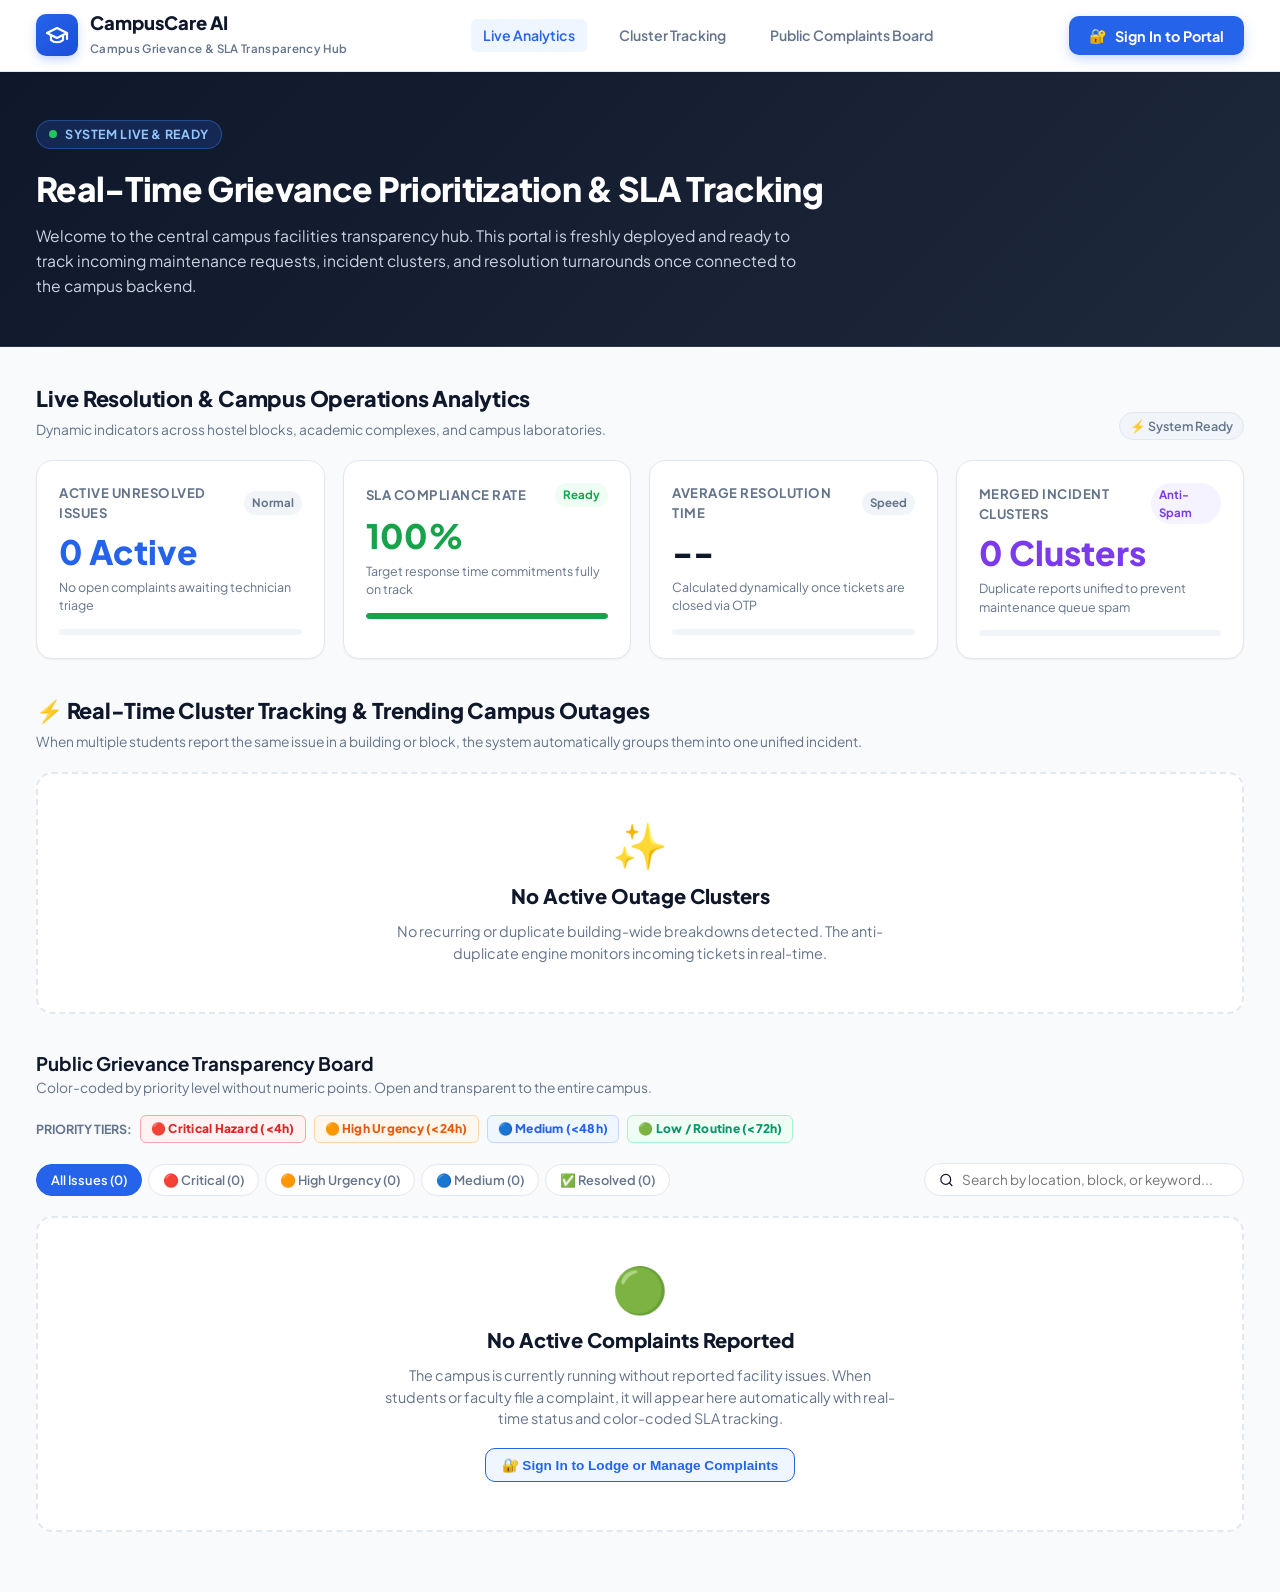
<file: frontend/index.html>
<!DOCTYPE html>
<html lang="en">
<head>
  <meta charset="UTF-8">
  <meta name="viewport" content="width=device-width, initial-scale=1.0">
  <title>CampusCare AI | Live Campus Grievance & SLA Transparency Hub</title>
  <link rel="stylesheet" href="style.css">
  <link rel="preconnect" href="https://fonts.googleapis.com">
  <link rel="preconnect" href="https://fonts.gstatic.com" crossorigin>
  <link href="https://fonts.googleapis.com/css2?family=Plus+Jakarta+Sans:wght@400;500;600;700;800&display=swap" rel="stylesheet">
</head>
<body>

  <!-- Top Navigation Bar -->
  <header class="public-nav">
    <div class="nav-brand">
      <div class="brand-icon">
        <svg width="24" height="24" viewBox="0 0 24 24" fill="none" stroke="currentColor" stroke-width="2.2" stroke-linecap="round" stroke-linejoin="round">
          <path d="M22 10v6M2 10l10-5 10 5-10 5z"/>
          <path d="M6 12v5c3 3 9 3 12 0v-5"/>
        </svg>
      </div>
      <div>
        <h1 class="brand-name">CampusCare AI</h1>
        <span class="brand-tagline">Campus Grievance & SLA Transparency Hub</span>
      </div>
    </div>

    <div class="nav-center-menu">
      <a href="#analyticsSection" class="nav-link active">Live Analytics</a>
      <a href="#clustersSection" class="nav-link">Cluster Tracking</a>
      <a href="#liveComplaintsSection" class="nav-link">Public Complaints Board</a>
    </div>

    <div class="nav-actions">
      <button type="button" class="btn-login-trigger" id="openLoginModalBtn">
        <span class="login-icon">🔐</span> Sign In to Portal
      </button>
    </div>
  </header>

  <!-- Hero & Live Transparency Announcement -->
  <section class="hero-strip">
    <div class="hero-content">
      <div class="status-live-pill">
        <span class="live-dot"></span> System Live & Ready
      </div>
      <h2>Real-Time Grievance Prioritization & SLA Tracking</h2>
      <p class="hero-text">
        Welcome to the central campus facilities transparency hub. This portal is freshly deployed and ready to track 
        incoming maintenance requests, incident clusters, and resolution turnarounds once connected to the campus backend.
      </p>
    </div>
  </section>

  <!-- =========================================================
       SECTION 1: CAMPUS ANALYTICS (KPIs)
       ========================================================= -->
  <section class="analytics-container" id="analyticsSection">
    <div class="section-heading">
      <div>
        <h3>Live Resolution & Campus Operations Analytics</h3>
        <p class="section-sub">Dynamic indicators across hostel blocks, academic complexes, and campus laboratories.</p>
      </div>
      <span class="last-sync" id="syncTime">⚡ System Ready</span>
    </div>

    <div class="kpi-grid">
      <!-- KPI 1 -->
      <div class="kpi-card">
        <div class="kpi-header">
          <span class="kpi-label">Active Unresolved Issues</span>
          <span class="kpi-badge neutral" id="kpiActiveBadge">Normal</span>
        </div>
        <div class="kpi-value text-primary" id="kpiActiveCount">0 Active</div>
        <div class="kpi-footer">No open complaints awaiting technician triage</div>
        <div class="kpi-bar"><div class="kpi-bar-fill bg-primary" id="kpiActiveBar" style="width: 0%;"></div></div>
      </div>

      <!-- KPI 2 -->
      <div class="kpi-card">
        <div class="kpi-header">
          <span class="kpi-label">SLA Compliance Rate</span>
          <span class="kpi-badge positive">Ready</span>
        </div>
        <div class="kpi-value text-success" id="kpiSlaRate">100%</div>
        <div class="kpi-footer">Target response time commitments fully on track</div>
        <div class="kpi-bar"><div class="kpi-bar-fill bg-success" style="width: 100%;"></div></div>
      </div>

      <!-- KPI 3 -->
      <div class="kpi-card">
        <div class="kpi-header">
          <span class="kpi-label">Average Resolution Time</span>
          <span class="kpi-badge neutral">Speed</span>
        </div>
        <div class="kpi-value" id="kpiAvgTime">--</div>
        <div class="kpi-footer">Calculated dynamically once tickets are closed via OTP</div>
        <div class="kpi-bar"><div class="kpi-bar-fill bg-warning" style="width: 0%;"></div></div>
      </div>

      <!-- KPI 4 -->
      <div class="kpi-card">
        <div class="kpi-header">
          <span class="kpi-label">Merged Incident Clusters</span>
          <span class="kpi-badge alert">Anti-Spam</span>
        </div>
        <div class="kpi-value text-purple" id="kpiClusterCount">0 Clusters</div>
        <div class="kpi-footer">Duplicate reports unified to prevent maintenance queue spam</div>
        <div class="kpi-bar"><div class="kpi-bar-fill bg-purple" style="width: 0%;"></div></div>
      </div>
    </div>
  </section>

  <!-- =========================================================
       SECTION 2: CLUSTER TRACKING (EMPTY STATE FOR NEW SYSTEM)
       ========================================================= -->
  <section class="clusters-section" id="clustersSection">
    <div class="section-heading">
      <div>
        <h3>⚡ Real-Time Cluster Tracking & Trending Campus Outages</h3>
        <p class="section-sub">When multiple students report the same issue in a building or block, the system automatically groups them into one unified incident.</p>
      </div>
    </div>

    <div class="clusters-grid" id="clustersGrid">
      <!-- Rendered dynamically (shows clean empty state when 0 complaints) -->
    </div>
  </section>

  <!-- =========================================================
       SECTION 3: PUBLIC COMPLAINTS BOARD (LIVE FEED)
       ========================================================= -->
  <section class="complaints-section" id="liveComplaintsSection">
    <div class="complaints-top-bar">
      <div>
        <h3>Public Grievance Transparency Board</h3>
        <p class="section-sub">Color-coded by priority level without numeric points. Open and transparent to the entire campus.</p>
      </div>

      <!-- Priority Legend -->
      <div class="priority-legend">
        <span class="legend-title">Priority Tiers:</span>
        <span class="legend-pill tier-critical">🔴 Critical Hazard (&lt;4h)</span>
        <span class="legend-pill tier-high">🟠 High Urgency (&lt;24h)</span>
        <span class="legend-pill tier-medium">🔵 Medium (&lt;48h)</span>
        <span class="legend-pill tier-low">🟢 Low / Routine (&lt;72h)</span>
      </div>
    </div>

    <!-- Filters Strip -->
    <div class="board-filters">
      <div class="filter-pills" id="filterPills">
        <button type="button" class="f-pill active" data-filter="all">All Issues (<span id="countAll">0</span>)</button>
        <button type="button" class="f-pill f-critical" data-filter="Critical">🔴 Critical (<span id="countCritical">0</span>)</button>
        <button type="button" class="f-pill f-high" data-filter="High">🟠 High Urgency (<span id="countHigh">0</span>)</button>
        <button type="button" class="f-pill f-medium" data-filter="Medium">🔵 Medium (<span id="countMedium">0</span>)</button>
        <button type="button" class="f-pill f-resolved" data-filter="Resolved">✅ Resolved (<span id="countResolved">0</span>)</button>
      </div>

      <div class="search-box">
        <svg width="16" height="16" viewBox="0 0 24 24" fill="none" stroke="currentColor" stroke-width="2" stroke-linecap="round" stroke-linejoin="round">
          <circle cx="11" cy="11" r="8"></circle>
          <line x1="21" y1="21" x2="16.65" y2="16.65"></line>
        </svg>
        <input type="text" id="boardSearch" placeholder="Search by location, block, or keyword...">
      </div>
    </div>

    <!-- Complaints Feed (Shows clean empty state if 0) -->
    <div class="complaints-feed" id="publicComplaintsFeed">
      <!-- Rendered dynamically via script.js -->
    </div>
  </section>

  <!-- =========================================================
       MODAL: ROLE-BASED LOGIN (STUDENT / FACULTY / STAFF)
       ========================================================= -->
  <div id="loginModal" class="modal-overlay" style="display: none;">
    <div class="login-modal-card">
      <div class="modal-top">
        <div>
          <h3>Sign In to CampusCare Portal</h3>
          <p class="modal-subtext">Choose your campus role to open your dedicated management workspace</p>
        </div>
        <button type="button" class="modal-close" id="closeLoginModalBtn">&times;</button>
      </div>

      <!-- Role Selector Tabs -->
      <div class="role-selector" role="tablist">
        <button type="button" class="role-btn active" data-role="student">
          <span class="r-icon">🎓</span>
          <span class="r-name">Student</span>
        </button>
        <button type="button" class="role-btn" data-role="faculty">
          <span class="r-icon">🏛️</span>
          <span class="r-name">Faculty</span>
        </button>
        <button type="button" class="role-btn" data-role="staff">
          <span class="r-icon">🛠️</span>
          <span class="r-name">Staff / Admin</span>
        </button>
      </div>

      <!-- Alert Message -->
      <div id="loginAlert" class="alert-box" style="display: none;"></div>

      <!-- Form -->
      <form id="portalLoginForm" autocomplete="off">
        <div class="input-block">
          <label id="idInputLabel" for="userIdentifier">Student Roll / PRN Number</label>
          <input type="text" id="userIdentifier" placeholder="e.g. 2024CS0148" required>
        </div>

        <div class="input-block">
          <label id="emailInputLabel" for="userEmail">Campus Institutional Email</label>
          <input type="email" id="userEmail" placeholder="student@campus.edu" required>
        </div>

        <div class="input-block">
          <label for="userPassword">Password</label>
          <input type="password" id="userPassword" placeholder="••••••••" required>
        </div>

        <button type="submit" class="btn-portal-submit" id="portalSubmitBtn">
          <span class="btn-label">Access Student Workspace</span>
          <span class="btn-spinner" style="display: none;"></span>
        </button>
      </form>

      <!-- Quick Demo Auto-Fill -->
      <div class="quick-demo-box">
        <span class="demo-tag">⚡ One-Click Test Logins (Ready for Backend Auth):</span>
        <div class="demo-pill-row">
          <button type="button" class="btn-quick-fill" data-demo="student">Test as Student</button>
          <button type="button" class="btn-quick-fill" data-demo="faculty">Test as Faculty</button>
          <button type="button" class="btn-quick-fill" data-demo="staff">Test as Staff</button>
        </div>
      </div>
    </div>
  </div>

  <script src="api-service.js"></script>
  <script src="script.js"></script>
</body>
</html>
</file>
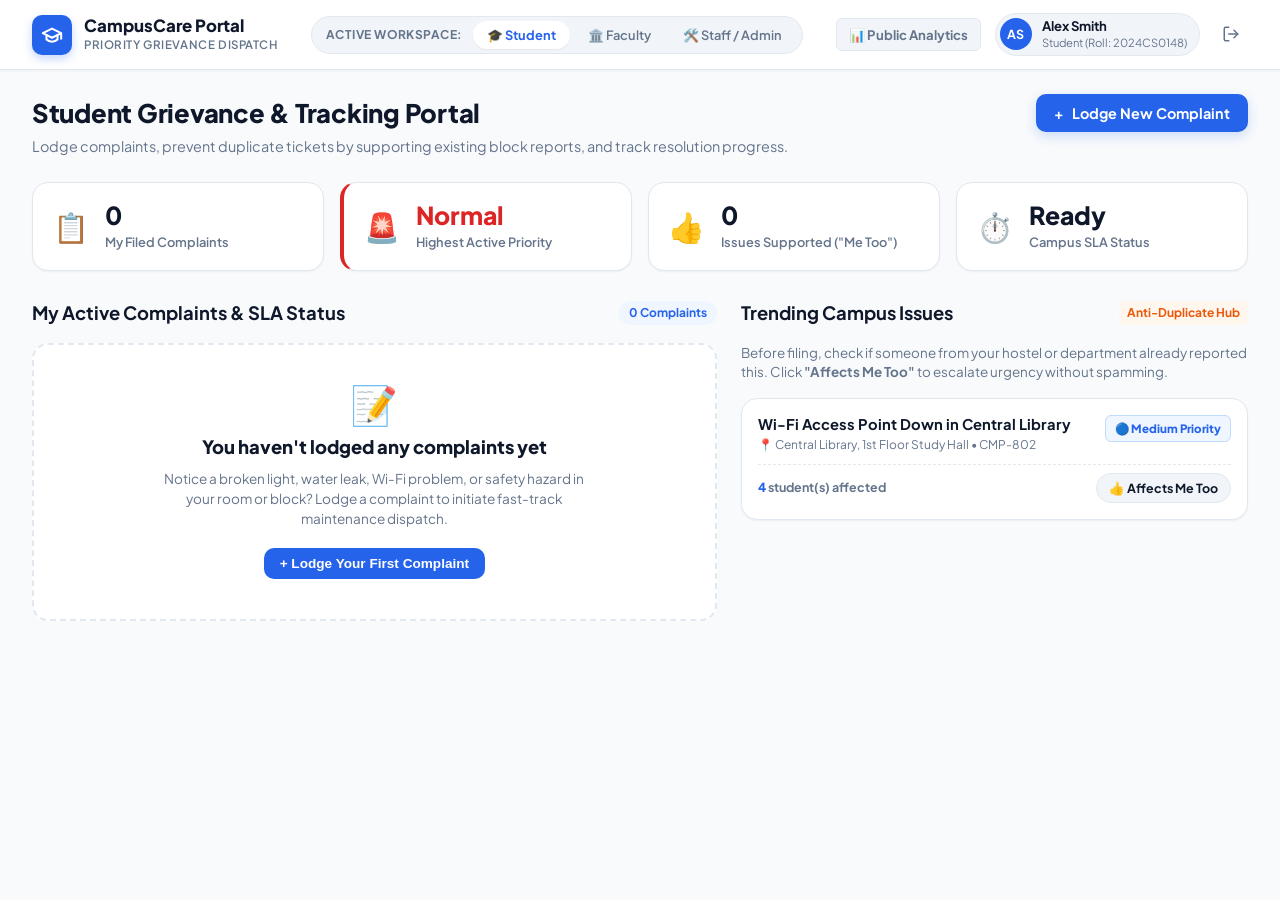
<file: frontend/dashboard.html>
<!DOCTYPE html>
<html lang="en">
<head>
  <meta charset="UTF-8">
  <meta name="viewport" content="width=device-width, initial-scale=1.0">
  <title>CampusCare Portal | Management &amp; Dispatch Center</title>
  <link rel="stylesheet" href="dashboard.css">
  <link rel="preconnect" href="https://fonts.googleapis.com">
  <link rel="preconnect" href="https://fonts.gstatic.com" crossorigin>
  <link href="https://fonts.googleapis.com/css2?family=Plus+Jakarta+Sans:wght@400;500;600;700;800&display=swap" rel="stylesheet">
</head>
<body class="role-student">
  <!-- Top Navigation Bar -->
  <header class="top-nav">
    <div class="nav-left">
      <div class="logo-mark">
        <svg width="22" height="22" viewBox="0 0 24 24" fill="none" stroke="currentColor" stroke-width="2.2" stroke-linecap="round" stroke-linejoin="round">
          <path d="M22 10v6M2 10l10-5 10 5-10 5z"/>
          <path d="M6 12v5c3 3 9 3 12 0v-5"/>
        </svg>
      </div>
      <div class="brand-info">
        <span class="brand-title">CampusCare Portal</span>
        <span class="brand-sub">Priority Grievance Dispatch</span>
      </div>
    </div>

    <!-- Center Role Switcher -->
    <div class="role-switcher-bar">
      <span class="switcher-label">Active Workspace:</span>
      <div class="pill-buttons">
        <button type="button" class="pill-btn active" data-switch="student">🎓 Student</button>
        <button type="button" class="pill-btn" data-switch="faculty">🏛️ Faculty</button>
        <button type="button" class="pill-btn" data-switch="staff">🛠️ Staff / Admin</button>
      </div>
    </div>

    <div class="nav-right">
      <a href="index.html" class="btn-back-public" title="View Public Analytics">
        <span>📊 Public Analytics</span>
      </a>
      <div class="user-chip">
        <div class="avatar" id="navAvatar">AS</div>
        <div class="user-meta">
          <span class="user-name" id="navUserName">Alex Smith</span>
          <span class="user-badge" id="navUserBadge">Student (2024CS0148)</span>
        </div>
      </div>
      <a href="index.html" class="logout-btn" title="Sign Out">
        <svg width="18" height="18" viewBox="0 0 24 24" fill="none" stroke="currentColor" stroke-width="2" stroke-linecap="round" stroke-linejoin="round">
          <path d="M9 21H5a2 2 0 0 1-2-2V5a2 2 0 0 1 2-2h4"></path>
          <polyline points="16 17 21 12 16 7"></polyline>
          <line x1="21" y1="12" x2="9" y2="12"></line>
        </svg>
      </a>
    </div>
  </header>

  <!-- Main Portal Layout -->
  <div class="portal-layout">

    <!-- ========================================================
         VIEW 1: STUDENT DASHBOARD
         ======================================================== -->
    <section id="studentView" class="role-view active">
      <div class="view-header">
        <div>
          <h2>Student Grievance &amp; Tracking Portal</h2>
          <p class="subtitle">Lodge complaints, prevent duplicate tickets by supporting existing block reports, and track resolution progress.</p>
        </div>
        <button type="button" class="btn-create" id="openNewComplaintBtn">
          <span class="btn-icon">+</span> Lodge New Complaint
        </button>
      </div>

      <!-- Metric Cards (Starts at clean zero state) -->
      <div class="stats-grid">
        <div class="stat-card">
          <span class="stat-icon">📋</span>
          <div>
            <div class="stat-value" id="studentMyCount">0</div>
            <div class="stat-title">My Filed Complaints</div>
          </div>
        </div>
        <div class="stat-card border-critical">
          <span class="stat-icon">🚨</span>
          <div>
            <div class="stat-value text-critical" id="highestPriorityStat">None</div>
            <div class="stat-title">Highest Active Priority</div>
          </div>
        </div>
        <div class="stat-card">
          <span class="stat-icon">👍</span>
          <div>
            <div class="stat-value" id="studentUpvotedCount">0</div>
            <div class="stat-title">Issues Supported ("Me Too")</div>
          </div>
        </div>
        <div class="stat-card">
          <span class="stat-icon">⏱️</span>
          <div>
            <div class="stat-value" id="studentAvgSla">Ready</div>
            <div class="stat-title">Campus SLA Status</div>
          </div>
        </div>
      </div>

      <!-- Split Columns -->
      <div class="dashboard-columns">
        <div class="col-main">
          <div class="section-title-bar">
            <h3>My Active Complaints &amp; SLA Status</h3>
            <span class="badge-count" id="myComplaintsBadge">0 Complaints</span>
          </div>
          <div class="tickets-container" id="myComplaintsList"></div>
        </div>

        <div class="col-side">
          <div class="section-title-bar">
            <h3>Trending Campus Issues</h3>
            <span class="badge-hint">Anti-Duplicate Hub</span>
          </div>
          <p class="section-desc">Before filing, check if someone from your hostel or department already reported this. Click <strong>"Affects Me Too"</strong> to escalate urgency without spamming.</p>
          <div class="cluster-feed" id="clusterFeed"></div>
        </div>
      </div>
    </section>

    <!-- ========================================================
         VIEW 2: STAFF / MAINTENANCE DISPATCH
         ======================================================== -->
    <section id="staffView" class="role-view">
      <div class="view-header">
        <div>
          <h2>Facilities &amp; Maintenance Dispatch Queue</h2>
          <p class="subtitle">Ranked by priority level: Critical Hazards first, followed by High Urgency, Medium, and Routine issues.</p>
        </div>
        <div class="filter-group">
          <label for="categoryFilter">Department:</label>
          <select id="categoryFilter" class="dropdown-filter">
            <option value="all">All Departments</option>
            <option value="Electrical">Electrical</option>
            <option value="Plumbing">Plumbing &amp; Water</option>
            <option value="Civil &amp; Academic">Civil &amp; Academic</option>
            <option value="IT &amp; Network">IT &amp; Network</option>
            <option value="Safety &amp; Security">Safety &amp; Security</option>
          </select>
        </div>
      </div>

      <!-- Staff Metrics (Dynamic) -->
      <div class="stats-grid">
        <div class="stat-card border-critical">
          <span class="stat-icon">🚨</span>
          <div>
            <div class="stat-value text-critical" id="criticalCount">0</div>
            <div class="stat-title">Critical Hazards (&lt;4h SLA)</div>
          </div>
        </div>
        <div class="stat-card border-high">
          <span class="stat-icon">⚠️</span>
          <div>
            <div class="stat-value text-high" id="highCount">0</div>
            <div class="stat-title">High Urgency (&lt;24h SLA)</div>
          </div>
        </div>
        <div class="stat-card border-medium">
          <span class="stat-icon">🔄</span>
          <div>
            <div class="stat-value text-medium" id="clusterCount">0</div>
            <div class="stat-title">Deduplicated Incident Clusters</div>
          </div>
        </div>
        <div class="stat-card border-low">
          <span class="stat-icon">✅</span>
          <div>
            <div class="stat-value text-low" id="staffSlaRate">100%</div>
            <div class="stat-title">SLA Compliance Rate</div>
          </div>
        </div>
      </div>

      <!-- Triage Table -->
      <div class="queue-card">
        <div class="queue-header">
          <h3>Prioritized Triage Queue</h3>
          <div class="queue-actions">
            <span class="sort-indicator">⚡ Sorted by Severity Tier (No numeric points)</span>
          </div>
        </div>

        <div class="table-responsive">
          <table class="triage-table">
            <thead>
              <tr>
                <th>Priority Level</th>
                <th>Issue &amp; Location</th>
                <th>Category</th>
                <th>Reports / Upvotes</th>
                <th>SLA Target</th>
                <th>Status</th>
                <th>Action</th>
              </tr>
            </thead>
            <tbody id="staffQueueBody"></tbody>
          </table>
        </div>
      </div>
    </section>

    <!-- ========================================================
         VIEW 3: FACULTY / DEPARTMENT REVIEW
         ======================================================== -->
    <section id="facultyView" class="role-view">
      <div class="view-header">
        <div>
          <h2>Academic &amp; Departmental Grievance Desk</h2>
          <p class="subtitle">Monitor lecture hall infrastructure, lab equipment defects, and endorse student academic tickets.</p>
        </div>
        <button type="button" class="btn-create" id="facultyReportBtn">
          <span class="btn-icon">+</span> Report Lab / Classroom Issue
        </button>
      </div>

      <!-- Faculty Metrics -->
      <div class="stats-grid">
        <div class="stat-card">
          <span class="stat-icon">🔬</span>
          <div>
            <div class="stat-value" id="labIssuesCount">0</div>
            <div class="stat-title">Active Lab Issues</div>
          </div>
        </div>
        <div class="stat-card">
          <span class="stat-icon">✍️</span>
          <div>
            <div class="stat-value" id="pendingEndorsementsCount">0</div>
            <div class="stat-title">Pending Student Endorsements</div>
          </div>
        </div>
        <div class="stat-card">
          <span class="stat-icon">🎯</span>
          <div>
            <div class="stat-value" id="facultyTurnaround">Normal</div>
            <div class="stat-title">Dept Resolution Turnaround</div>
          </div>
        </div>
      </div>

      <div class="dashboard-columns">
        <div class="col-main">
          <div class="section-title-bar">
            <h3>Academic Facilities &amp; Equipment Status</h3>
          </div>
          <div class="tickets-container" id="facultyTicketsList"></div>
        </div>

        <div class="col-side">
          <div class="section-title-bar">
            <h3>Student Endorsement Requests</h3>
          </div>
          <p class="section-desc">Students requesting expedited priority for research servers or exam lab equipment.</p>
          <div class="endorse-list" id="endorsementsList"></div>
        </div>
      </div>
    </section>

  </div>

  <!-- ========================================================
       MODAL: LODGE NEW COMPLAINT — AI AUTO-TRIAGE
       User only fills Title + Description. AI/NLP extracts everything else.
       ======================================================== -->
  <div id="newComplaintModal" class="modal-overlay" style="display: none;">
    <div class="modal-card wide">
      <div class="modal-header">
        <div>
          <h3>Lodge a New Campus Grievance</h3>
          <p class="modal-sub">Just describe your issue — our AI will auto-detect category, location &amp; priority. No manual tagging needed.</p>
        </div>
        <button type="button" class="modal-close" id="closeComplaintModalBtn">&times;</button>
      </div>

      <form id="newComplaintForm">
        <div class="modal-body-grid">

          <!-- Column 1: Title + Free-text Description only -->
          <div class="form-pane">
            <div class="form-group">
              <label for="complaintTitle">Issue Title *</label>
              <input type="text" id="complaintTitle"
                placeholder="e.g. Exposed wire near water dispenser in Hostel Block C"
                required>
            </div>

            <div class="form-group">
              <label for="complaintDesc">
                Describe the Problem *
                <span class="label-hint">Mention WHERE it is (hostel, block, room no., lab) — AI will extract it automatically.</span>
              </label>
              <textarea id="complaintDesc" rows="6"
                placeholder="Example: The geyser in Hostel Block C Room 214 has been sparking since last night and leaking water. There is a burning smell near the fuse box on the 2nd floor. This is dangerous and needs urgent attention."
                required></textarea>
            </div>

            <!-- Location missing warning -->
            <div id="locationWarning" class="location-warning" style="display:none;">
              ⚠️ <strong>No specific location detected.</strong>
              Please mention your hostel block, room number, building, or lab name so we can dispatch correctly.
            </div>

            <!-- Only Anonymity remains — hazard is AI-detected -->
            <div class="checkbox-row">
              <label class="check-item">
                <input type="checkbox" id="isAnonymousCheck">
                <span class="check-box"></span>
                <span>🛡️ Lodge as confidential / anonymous complaint</span>
              </label>
            </div>
          </div>

          <!-- Column 2: Real-Time AI Analysis Preview -->
          <div class="prediction-pane">
            <div class="priority-meter-box">
              <span class="meter-title">🧠 AI Live Analysis</span>
              <div class="tier-badge-large" id="previewTierBadge">⏳ Waiting for input…</div>
              <div class="meter-desc" id="previewTierDesc">Start typing your complaint to see instant AI triage.</div>
            </div>

            <div class="breakdown-list">
              <h4>Extracted Details:</h4>
              <div class="breakdown-item">
                <span>📂 AI Category:</span>
                <strong id="previewCategory" class="text-primary">—</strong>
              </div>
              <div class="breakdown-item">
                <span>📍 AI Location:</span>
                <strong id="previewLocation">—</strong>
              </div>
              <div class="breakdown-item">
                <span>⏱ SLA Target:</span>
                <strong id="previewSLA">—</strong>
              </div>
              <div class="breakdown-item">
                <span>👷 Routed To:</span>
                <strong id="previewDept">—</strong>
              </div>
              <div class="breakdown-item">
                <span>🚨 Hazard Flag:</span>
                <strong id="previewHazardStatus">Scanning…</strong>
              </div>
            </div>

            <div class="ai-tip">
              🤖 <strong>Zero Manual Tagging:</strong> Our NLP engine reads your description and autonomously assigns priority, department, and dispatch team before you even hit Submit.
            </div>
          </div>

        </div>

        <div class="modal-footer">
          <button type="button" class="btn-cancel" id="cancelComplaintBtn">Cancel</button>
          <button type="submit" class="btn-submit-complaint" id="submitComplaintBtn">
            🚀 Submit — Let AI Triage This
          </button>
        </div>
      </form>
    </div>
  </div>

  <!-- Toast Container -->
  <div id="toastContainer" class="toast-container"></div>

  <script src="api-service.js"></script>
  <script src="dashboard.js"></script>
</body>
</html>
</file>
<file: frontend/style.css>
/* =========================================================
   CAMPUSCARE AI - PUBLIC ANALYTICS & TRANSPARENCY HUB STYLES
   ========================================================= */

:root {
  --primary: #2563eb;
  --primary-hover: #1d4ed8;
  --primary-soft: #eff6ff;

  /* Priority Color-Coded Levels (NO numeric points) */
  --tier-critical: #dc2626;
  --tier-critical-bg: #fef2f2;
  --tier-critical-border: #fca5a5;

  --tier-high: #ea580c;
  --tier-high-bg: #fff7ed;
  --tier-high-border: #fed7aa;

  --tier-medium: #2563eb;
  --tier-medium-bg: #eff6ff;
  --tier-medium-border: #bfdbfe;

  --tier-low: #059669;
  --tier-low-bg: #f0fdf4;
  --tier-low-border: #a7f3d0;

  --success: #16a34a;
  --success-soft: #f0fdf4;
  --warning: #d97706;
  --purple: #7c3aed;
  --purple-soft: #f5f3ff;

  --bg: #f8fafc;
  --surface: #ffffff;
  --surface-alt: #f1f5f9;
  --border: #e2e8f0;
  --text-main: #0f172a;
  --text-muted: #64748b;
  --text-light: #94a3b8;

  --radius-sm: 6px;
  --radius-md: 10px;
  --radius-lg: 16px;
  --radius-xl: 24px;

  --shadow-sm: 0 1px 2px 0 rgb(0 0 0 / 0.05);
  --shadow-md: 0 4px 6px -1px rgb(0 0 0 / 0.08);
  --shadow-lg: 0 20px 25px -5px rgb(0 0 0 / 0.1);

  --font-family: 'Plus Jakarta Sans', -apple-system, BlinkMacSystemFont, sans-serif;
}

*, *::before, *::after {
  box-sizing: border-box;
  margin: 0;
  padding: 0;
}

body {
  font-family: var(--font-family);
  background-color: var(--bg);
  color: var(--text-main);
  line-height: 1.5;
  -webkit-font-smoothing: antialiased;
}

/* =========================================================
   TOP NAVIGATION
   ========================================================= */
.public-nav {
  height: 72px;
  background: var(--surface);
  border-bottom: 1px solid var(--border);
  display: flex;
  align-items: center;
  justify-content: space-between;
  padding: 0 36px;
  position: sticky;
  top: 0;
  z-index: 100;
  box-shadow: var(--shadow-sm);
}

.nav-brand {
  display: flex;
  align-items: center;
  gap: 12px;
}

.brand-icon {
  width: 42px;
  height: 42px;
  background: linear-gradient(135deg, #2563eb, #1d4ed8);
  color: #fff;
  border-radius: var(--radius-md);
  display: flex;
  align-items: center;
  justify-content: center;
  box-shadow: 0 4px 10px rgba(37, 99, 235, 0.25);
}

.brand-name {
  font-size: 1.15rem;
  font-weight: 800;
  line-height: 1.2;
}

.brand-tagline {
  font-size: 0.72rem;
  color: var(--text-muted);
  font-weight: 600;
  letter-spacing: 0.03em;
}

.nav-center-menu {
  display: flex;
  gap: 20px;
}

.nav-link {
  text-decoration: none;
  font-size: 0.88rem;
  font-weight: 600;
  color: var(--text-muted);
  padding: 6px 12px;
  border-radius: var(--radius-sm);
  transition: all 0.15s ease;
}

.nav-link:hover, .nav-link.active {
  color: var(--primary);
  background: var(--primary-soft);
}

.btn-login-trigger {
  background: var(--primary);
  color: #ffffff;
  border: none;
  padding: 10px 20px;
  border-radius: var(--radius-md);
  font-family: inherit;
  font-size: 0.9rem;
  font-weight: 700;
  cursor: pointer;
  display: flex;
  align-items: center;
  gap: 8px;
  box-shadow: 0 4px 12px rgba(37, 99, 235, 0.25);
  transition: all 0.2s ease;
}

.btn-login-trigger:hover {
  background: var(--primary-hover);
  transform: translateY(-1px);
}

/* =========================================================
   HERO STRIP
   ========================================================= */
.hero-strip {
  background: linear-gradient(135deg, #0f172a 0%, #1e293b 100%);
  color: #ffffff;
  padding: 48px 36px;
  border-bottom: 1px solid rgba(255, 255, 255, 0.1);
}

.hero-content {
  max-width: 1280px;
  margin: 0 auto;
}

.status-live-pill {
  display: inline-flex;
  align-items: center;
  gap: 8px;
  background: rgba(37, 99, 235, 0.2);
  border: 1px solid rgba(59, 130, 246, 0.4);
  color: #93c5fd;
  font-size: 0.78rem;
  font-weight: 700;
  padding: 4px 12px;
  border-radius: 9999px;
  text-transform: uppercase;
  letter-spacing: 0.05em;
  margin-bottom: 14px;
}

.live-dot {
  width: 8px;
  height: 8px;
  background-color: #22c55e;
  border-radius: 50%;
  animation: pulseDot 1.5s infinite;
}

@keyframes pulseDot {
  0% { transform: scale(0.95); box-shadow: 0 0 0 0 rgba(34, 197, 94, 0.7); }
  70% { transform: scale(1); box-shadow: 0 0 0 6px rgba(34, 197, 94, 0); }
  100% { transform: scale(0.95); box-shadow: 0 0 0 0 rgba(34, 197, 94, 0); }
}

.hero-content h2 {
  font-size: 2.1rem;
  font-weight: 800;
  letter-spacing: -0.02em;
  margin-bottom: 10px;
}

.hero-text {
  font-size: 0.98rem;
  color: #cbd5e1;
  max-width: 780px;
  line-height: 1.6;
}

/* =========================================================
   COMMON SECTION HEADINGS
   ========================================================= */
.section-heading {
  display: flex;
  justify-content: space-between;
  align-items: flex-end;
  margin-bottom: 20px;
  gap: 16px;
}

.section-heading h3 {
  font-size: 1.35rem;
  font-weight: 800;
  letter-spacing: -0.01em;
  margin-bottom: 4px;
}

.section-sub {
  font-size: 0.86rem;
  color: var(--text-muted);
}

.last-sync {
  font-size: 0.78rem;
  font-weight: 600;
  color: var(--text-muted);
  background: var(--surface-alt);
  padding: 4px 10px;
  border-radius: 9999px;
  border: 1px solid var(--border);
  white-space: nowrap;
}

/* =========================================================
   SECTION 1: ANALYTICS & KPIS
   ========================================================= */
.analytics-container {
  max-width: 1280px;
  margin: 36px auto;
  padding: 0 36px;
}

.kpi-grid {
  display: grid;
  grid-template-columns: repeat(auto-fit, minmax(260px, 1fr));
  gap: 18px;
}

.kpi-card {
  background: var(--surface);
  border: 1px solid var(--border);
  border-radius: var(--radius-lg);
  padding: 22px;
  box-shadow: var(--shadow-sm);
  display: flex;
  flex-direction: column;
  transition: transform 0.15s ease;
}

.kpi-card:hover { transform: translateY(-2px); }

.kpi-header {
  display: flex;
  justify-content: space-between;
  align-items: center;
  margin-bottom: 10px;
}

.kpi-label {
  font-size: 0.82rem;
  font-weight: 700;
  color: var(--text-muted);
  text-transform: uppercase;
  letter-spacing: 0.04em;
}

.kpi-badge {
  font-size: 0.72rem;
  font-weight: 700;
  padding: 3px 8px;
  border-radius: 9999px;
}

.kpi-badge.positive { background: var(--success-soft); color: var(--success); }
.kpi-badge.neutral  { background: var(--surface-alt); color: var(--text-muted); }
.kpi-badge.alert    { background: var(--purple-soft); color: var(--purple); }

.kpi-value {
  font-size: 2.1rem;
  font-weight: 800;
  line-height: 1.1;
  margin-bottom: 8px;
}

.kpi-footer {
  font-size: 0.78rem;
  color: var(--text-muted);
  margin-bottom: 14px;
}

.kpi-bar {
  width: 100%;
  height: 6px;
  background: var(--surface-alt);
  border-radius: 9999px;
  overflow: hidden;
}

.kpi-bar-fill {
  height: 100%;
  border-radius: 9999px;
  transition: width 0.4s ease;
}

.bg-success { background: var(--success); }
.bg-primary { background: var(--primary); }
.bg-warning { background: var(--warning); }
.bg-purple  { background: var(--purple); }

.text-success { color: var(--success); }
.text-primary { color: var(--primary); }
.text-purple  { color: var(--purple); }

/* =========================================================
   SECTION 2: CLUSTERS & EMPTY STATES
   ========================================================= */
.clusters-section {
  max-width: 1280px;
  margin: 36px auto;
  padding: 0 36px;
}

.clusters-grid {
  display: grid;
  grid-template-columns: repeat(auto-fit, minmax(360px, 1fr));
  gap: 18px;
}

.cluster-spotlight-card {
  background: var(--surface);
  border: 1px solid var(--border);
  border-radius: var(--radius-lg);
  padding: 20px;
  box-shadow: var(--shadow-sm);
  display: flex;
  flex-direction: column;
  gap: 12px;
  position: relative;
  overflow: hidden;
}

.cluster-spotlight-card::before {
  content: '';
  position: absolute;
  top: 0;
  left: 0;
  bottom: 0;
  width: 5px;
}

.cluster-spotlight-card.border-critical::before { background: var(--tier-critical); }
.cluster-spotlight-card.border-high::before     { background: var(--tier-high); }

.cluster-head {
  display: flex;
  justify-content: space-between;
  align-items: flex-start;
  gap: 12px;
}

.cluster-badge {
  font-size: 0.72rem;
  font-weight: 800;
  padding: 3px 8px;
  border-radius: 9999px;
  text-transform: uppercase;
  background: var(--purple-soft);
  color: var(--purple);
  border: 1px solid #ddd6fe;
}

.cluster-title {
  font-size: 1.05rem;
  font-weight: 700;
  line-height: 1.35;
  margin-top: 2px;
}

.cluster-location {
  font-size: 0.8rem;
  color: var(--text-muted);
}

.cluster-stats-bar {
  display: flex;
  align-items: center;
  justify-content: space-between;
  padding: 8px 12px;
  background: var(--surface-alt);
  border-radius: var(--radius-md);
  font-size: 0.78rem;
  font-weight: 600;
}

.merged-count {
  color: var(--purple);
  font-weight: 800;
}

.cluster-status-text {
  color: var(--primary);
  font-weight: 700;
}

/* =========================================================
   EMPTY STATE STYLES (FOR FIRST TIME USERS)
   ========================================================= */
.empty-state-box {
  background: var(--surface);
  border: 2px dashed var(--border);
  border-radius: var(--radius-lg);
  padding: 48px 32px;
  text-align: center;
  display: flex;
  flex-direction: column;
  align-items: center;
  justify-content: center;
  gap: 10px;
  grid-column: 1 / -1;
}

.empty-state-icon {
  font-size: 2.8rem;
  line-height: 1;
  margin-bottom: 4px;
}

.empty-state-title {
  font-size: 1.25rem;
  font-weight: 800;
  color: var(--text-main);
}

.empty-state-desc {
  font-size: 0.9rem;
  color: var(--text-muted);
  max-width: 520px;
  line-height: 1.5;
}

.empty-state-action {
  margin-top: 8px;
  display: inline-flex;
  align-items: center;
  gap: 6px;
  background: var(--primary-soft);
  color: var(--primary);
  border: 1px solid var(--primary);
  padding: 8px 16px;
  border-radius: var(--radius-md);
  font-size: 0.85rem;
  font-weight: 700;
  cursor: pointer;
  transition: all 0.15s ease;
}

.empty-state-action:hover {
  background: var(--primary);
  color: #fff;
}

/* =========================================================
   SECTION 3: PUBLIC COMPLAINTS BOARD
   ========================================================= */
.complaints-section {
  max-width: 1280px;
  margin: 36px auto 60px;
  padding: 0 36px;
}

.complaints-top-bar {
  display: flex;
  justify-content: space-between;
  align-items: flex-end;
  margin-bottom: 20px;
  flex-wrap: wrap;
  gap: 16px;
}

.priority-legend {
  display: flex;
  align-items: center;
  gap: 8px;
  flex-wrap: wrap;
}

.legend-title {
  font-size: 0.78rem;
  font-weight: 700;
  color: var(--text-muted);
  text-transform: uppercase;
}

/* Color-Coded Priority Pills (NO points) */
.legend-pill, .tier-badge {
  font-size: 0.75rem;
  font-weight: 800;
  padding: 4px 10px;
  border-radius: var(--radius-sm);
  letter-spacing: 0.02em;
  white-space: nowrap;
}

.tier-critical {
  background: var(--tier-critical-bg);
  color: var(--tier-critical);
  border: 1px solid var(--tier-critical-border);
}

.tier-high {
  background: var(--tier-high-bg);
  color: var(--tier-high);
  border: 1px solid var(--tier-high-border);
}

.tier-medium {
  background: var(--tier-medium-bg);
  color: var(--tier-medium);
  border: 1px solid var(--tier-medium-border);
}

.tier-low {
  background: var(--tier-low-bg);
  color: var(--tier-low);
  border: 1px solid var(--tier-low-border);
}

/* Filters Strip */
.board-filters {
  display: flex;
  justify-content: space-between;
  align-items: center;
  margin-bottom: 20px;
  gap: 16px;
  flex-wrap: wrap;
}

.filter-pills {
  display: flex;
  gap: 6px;
  flex-wrap: wrap;
}

.f-pill {
  background: var(--surface);
  border: 1px solid var(--border);
  padding: 7px 14px;
  border-radius: 9999px;
  font-family: inherit;
  font-size: 0.8rem;
  font-weight: 600;
  color: var(--text-muted);
  cursor: pointer;
  transition: all 0.15s ease;
}

.f-pill:hover, .f-pill.active {
  background: var(--primary);
  color: #fff;
  border-color: var(--primary);
}

.search-box {
  display: flex;
  align-items: center;
  gap: 8px;
  background: var(--surface);
  border: 1px solid var(--border);
  padding: 7px 14px;
  border-radius: 9999px;
  width: 320px;
}

.search-box input {
  border: none;
  background: transparent;
  outline: none;
  font-family: inherit;
  font-size: 0.85rem;
  width: 100%;
}

/* Complaints Feed */
.complaints-feed {
  display: flex;
  flex-direction: column;
  gap: 14px;
}

.public-complaint-card {
  background: var(--surface);
  border: 1px solid var(--border);
  border-radius: var(--radius-lg);
  padding: 20px 24px;
  box-shadow: var(--shadow-sm);
  display: flex;
  flex-direction: column;
  gap: 12px;
  transition: border-color 0.15s ease;
}

.public-complaint-card:hover {
  border-color: #cbd5e1;
}

.card-top {
  display: flex;
  justify-content: space-between;
  align-items: flex-start;
  gap: 14px;
}

.card-title-group {
  display: flex;
  flex-direction: column;
  gap: 4px;
}

.card-meta-line {
  font-size: 0.75rem;
  font-weight: 700;
  color: var(--text-light);
  letter-spacing: 0.04em;
}

.card-headline {
  font-size: 1.1rem;
  font-weight: 700;
  color: var(--text-main);
}

.card-badges {
  display: flex;
  gap: 8px;
  align-items: center;
}

.status-tag {
  font-size: 0.75rem;
  font-weight: 700;
  padding: 4px 8px;
  border-radius: var(--radius-sm);
}

.status-tag.pending    { background: #fef9c3; color: #854d0e; }
.status-tag.assigned   { background: #e0f2fe; color: #0369a1; }
.status-tag.in-progress{ background: #e0f2fe; color: #0284c7; }
.status-tag.resolved   { background: var(--success-soft); color: var(--success); }

.card-desc {
  font-size: 0.88rem;
  color: var(--text-muted);
  line-height: 1.5;
}

.card-bottom-bar {
  display: flex;
  justify-content: space-between;
  align-items: center;
  font-size: 0.78rem;
  color: var(--text-muted);
  padding-top: 10px;
  border-top: 1px solid var(--surface-alt);
  flex-wrap: wrap;
  gap: 10px;
}

.meta-items-row {
  display: flex;
  gap: 16px;
  align-items: center;
}

.sla-target-badge {
  font-weight: 700;
  color: var(--text-main);
  background: var(--surface-alt);
  padding: 3px 8px;
  border-radius: var(--radius-sm);
}

/* =========================================================
   ROLE-BASED LOGIN MODAL
   ========================================================= */
.modal-overlay {
  position: fixed;
  inset: 0;
  background: rgba(15, 23, 42, 0.65);
  backdrop-filter: blur(4px);
  display: flex;
  align-items: center;
  justify-content: center;
  z-index: 1000;
  padding: 20px;
}

.login-modal-card {
  background: var(--surface);
  border-radius: var(--radius-xl);
  max-width: 480px;
  width: 100%;
  padding: 32px;
  box-shadow: var(--shadow-lg);
  animation: fadeIn 0.2s ease;
}

.modal-top {
  display: flex;
  justify-content: space-between;
  align-items: flex-start;
  margin-bottom: 20px;
}

.modal-top h3 {
  font-size: 1.45rem;
  font-weight: 800;
  letter-spacing: -0.01em;
}

.modal-subtext {
  font-size: 0.85rem;
  color: var(--text-muted);
  margin-top: 2px;
}

.modal-close {
  background: none;
  border: none;
  font-size: 1.6rem;
  color: var(--text-muted);
  cursor: pointer;
  line-height: 1;
}

/* Role Selector Tabs */
.role-selector {
  display: grid;
  grid-template-columns: repeat(3, 1fr);
  background: var(--surface-alt);
  padding: 4px;
  border-radius: var(--radius-md);
  gap: 4px;
  margin-bottom: 20px;
}

.role-btn {
  background: transparent;
  border: none;
  padding: 9px 4px;
  border-radius: var(--radius-sm);
  cursor: pointer;
  font-family: inherit;
  font-size: 0.82rem;
  font-weight: 600;
  color: var(--text-muted);
  display: flex;
  flex-direction: column;
  align-items: center;
  gap: 4px;
  transition: all 0.15s ease;
}

.role-btn:hover {
  color: var(--text-main);
}

.role-btn.active {
  background: var(--surface);
  color: var(--primary);
  box-shadow: var(--shadow-sm);
  font-weight: 700;
}

/* Alert */
.alert-box {
  padding: 10px 14px;
  border-radius: var(--radius-md);
  font-size: 0.82rem;
  font-weight: 600;
  margin-bottom: 16px;
}

.alert-box.error { background: #fef2f2; color: #dc2626; border: 1px solid #fecaca; }
.alert-box.success { background: #f0fdf4; color: #16a34a; border: 1px solid #bbf7d0; }

/* Form */
.input-block {
  margin-bottom: 14px;
  display: flex;
  flex-direction: column;
  gap: 5px;
}

.input-block label {
  font-size: 0.8rem;
  font-weight: 700;
  color: var(--text-main);
}

.input-block input {
  padding: 10px 14px;
  border: 1px solid var(--border);
  border-radius: var(--radius-md);
  font-family: inherit;
  font-size: 0.9rem;
  background: var(--surface);
  color: var(--text-main);
  transition: border-color 0.15s ease;
}

.input-block input:focus {
  outline: none;
  border-color: var(--primary);
  box-shadow: 0 0 0 3px rgba(37, 99, 235, 0.12);
}

.btn-portal-submit {
  width: 100%;
  padding: 12px;
  background: var(--primary);
  color: #fff;
  border: none;
  border-radius: var(--radius-md);
  font-family: inherit;
  font-size: 0.95rem;
  font-weight: 700;
  cursor: pointer;
  box-shadow: var(--shadow-sm);
  margin-top: 6px;
  display: flex;
  align-items: center;
  justify-content: center;
  gap: 8px;
  transition: filter 0.15s ease;
}

.btn-portal-submit:hover {
  filter: brightness(0.92);
}

.btn-spinner {
  width: 16px;
  height: 16px;
  border: 2px solid rgba(255, 255, 255, 0.4);
  border-top-color: #fff;
  border-radius: 50%;
  animation: spin 0.6s linear infinite;
}

@keyframes spin {
  to { transform: rotate(360deg); }
}

@keyframes fadeIn {
  from { opacity: 0; transform: translateY(-4px); }
  to { opacity: 1; transform: translateY(0); }
}

/* Quick Demo Box */
.quick-demo-box {
  margin-top: 20px;
  padding: 12px;
  background: var(--surface-alt);
  border-radius: var(--radius-md);
  border: 1px dashed var(--border);
}

.demo-tag {
  font-size: 0.74rem;
  font-weight: 700;
  color: var(--text-muted);
  text-transform: uppercase;
  letter-spacing: 0.04em;
  display: block;
  margin-bottom: 8px;
}

.demo-pill-row {
  display: flex;
  gap: 6px;
  flex-wrap: wrap;
}

.btn-quick-fill {
  background: #fff;
  border: 1px solid var(--border);
  border-radius: var(--radius-sm);
  padding: 5px 10px;
  font-size: 0.75rem;
  font-weight: 600;
  cursor: pointer;
  transition: all 0.15s ease;
}

.btn-quick-fill:hover {
  background: var(--primary-soft);
  color: var(--primary);
  border-color: var(--primary);
}

/* Responsive */
@media (max-width: 860px) {
  .public-nav { padding: 0 20px; }
  .nav-center-menu { display: none; }
  .hero-strip, .analytics-container, .clusters-section, .complaints-section {
    padding-left: 20px;
    padding-right: 20px;
  }
  .complaints-top-bar { flex-direction: column; align-items: flex-start; }
  .search-box { width: 100%; }
}
</file>
<file: frontend/dashboard.css>
/* =========================================================
   CAMPUSCARE PORTAL - DASHBOARD STYLES (NO POINT SYSTEM)
   ========================================================= */

:root {
  --primary: #2563eb;
  --primary-hover: #1d4ed8;
  --primary-soft: #eff6ff;

  /* Distinct Color-Coded Priority Levels */
  --tier-critical: #dc2626;
  --tier-critical-bg: #fef2f2;
  --tier-critical-border: #fca5a5;

  --tier-high: #ea580c;
  --tier-high-bg: #fff7ed;
  --tier-high-border: #fed7aa;

  --tier-medium: #2563eb;
  --tier-medium-bg: #eff6ff;
  --tier-medium-border: #bfdbfe;

  --tier-low: #059669;
  --tier-low-bg: #f0fdf4;
  --tier-low-border: #a7f3d0;

  --success: #16a34a;
  --success-bg: #f0fdf4;

  --bg-page: #f8fafc;
  --surface: #ffffff;
  --surface-alt: #f1f5f9;
  --border: #e2e8f0;
  --text-main: #0f172a;
  --text-muted: #64748b;
  --text-light: #94a3b8;

  --radius-sm: 6px;
  --radius-md: 10px;
  --radius-lg: 16px;
  --radius-xl: 20px;

  --shadow-sm: 0 1px 2px 0 rgb(0 0 0 / 0.05);
  --shadow-md: 0 4px 6px -1px rgb(0 0 0 / 0.08);
  --shadow-lg: 0 16px 30px -4px rgb(0 0 0 / 0.1);

  --font-family: 'Plus Jakarta Sans', -apple-system, BlinkMacSystemFont, sans-serif;
}

*, *::before, *::after {
  box-sizing: border-box;
  margin: 0;
  padding: 0;
}

body {
  font-family: var(--font-family);
  background-color: var(--bg-page);
  color: var(--text-main);
  min-height: 100vh;
  line-height: 1.5;
  display: flex;
  flex-direction: column;
}

body.role-student { --primary: #2563eb; }
body.role-faculty { --primary: #7c3aed; }
body.role-staff   { --primary: #059669; }

/* =========================================================
   TOP NAVBAR
   ========================================================= */
.top-nav {
  height: 70px;
  background: var(--surface);
  border-bottom: 1px solid var(--border);
  display: flex;
  align-items: center;
  justify-content: space-between;
  padding: 0 32px;
  position: sticky;
  top: 0;
  z-index: 100;
  box-shadow: var(--shadow-sm);
}

.nav-left {
  display: flex;
  align-items: center;
  gap: 12px;
}

.logo-mark {
  width: 40px;
  height: 40px;
  background: var(--primary);
  color: #fff;
  border-radius: var(--radius-md);
  display: flex;
  align-items: center;
  justify-content: center;
  box-shadow: 0 4px 10px rgba(37, 99, 235, 0.25);
}

.brand-info {
  display: flex;
  flex-direction: column;
}

.brand-title {
  font-size: 1.05rem;
  font-weight: 800;
  color: var(--text-main);
  line-height: 1.2;
}

.brand-sub {
  font-size: 0.72rem;
  font-weight: 600;
  color: var(--text-muted);
  text-transform: uppercase;
  letter-spacing: 0.05em;
}

/* Role Switcher Bar */
.role-switcher-bar {
  display: flex;
  align-items: center;
  gap: 10px;
  background: var(--surface-alt);
  padding: 4px 6px;
  border-radius: 9999px;
  border: 1px solid var(--border);
}

.switcher-label {
  font-size: 0.75rem;
  font-weight: 700;
  color: var(--text-muted);
  padding-left: 8px;
  text-transform: uppercase;
  letter-spacing: 0.04em;
}

.pill-buttons {
  display: flex;
  gap: 4px;
}

.pill-btn {
  background: transparent;
  border: none;
  padding: 6px 14px;
  font-family: inherit;
  font-size: 0.8rem;
  font-weight: 600;
  color: var(--text-muted);
  border-radius: 9999px;
  cursor: pointer;
  transition: all 0.15s ease;
}

.pill-btn:hover { color: var(--text-main); }
.pill-btn.active {
  background: var(--surface);
  color: var(--primary);
  box-shadow: var(--shadow-sm);
  font-weight: 700;
}

/* Nav Right */
.nav-right {
  display: flex;
  align-items: center;
  gap: 14px;
}

.btn-back-public {
  text-decoration: none;
  font-size: 0.82rem;
  font-weight: 700;
  color: var(--text-muted);
  background: var(--surface-alt);
  padding: 6px 12px;
  border-radius: var(--radius-sm);
  border: 1px solid var(--border);
  transition: all 0.15s ease;
}

.btn-back-public:hover {
  color: var(--primary);
  border-color: var(--primary);
  background: var(--primary-soft);
}

.user-chip {
  display: flex;
  align-items: center;
  gap: 10px;
  padding: 4px 12px 4px 4px;
  border-radius: 9999px;
  background: var(--surface-alt);
  border: 1px solid var(--border);
}

.avatar {
  width: 32px;
  height: 32px;
  background: var(--primary);
  color: #fff;
  border-radius: 50%;
  display: flex;
  align-items: center;
  justify-content: center;
  font-size: 0.78rem;
  font-weight: 700;
}

.user-meta {
  display: flex;
  flex-direction: column;
}

.user-name {
  font-size: 0.82rem;
  font-weight: 700;
  line-height: 1.2;
}

.user-badge {
  font-size: 0.7rem;
  color: var(--text-muted);
}

.logout-btn {
  color: var(--text-muted);
  display: flex;
  align-items: center;
  padding: 8px;
  border-radius: var(--radius-sm);
  transition: all 0.15s ease;
}

.logout-btn:hover {
  color: var(--tier-critical);
  background: var(--tier-critical-bg);
}

/* =========================================================
   PORTAL MAIN LAYOUT
   ========================================================= */
.portal-layout {
  flex: 1;
  max-width: 1360px;
  width: 100%;
  margin: 0 auto;
  padding: 24px 32px;
}

.role-view {
  display: none;
  animation: fadeIn 0.2s ease;
}

.role-view.active {
  display: block;
}

.view-header {
  display: flex;
  justify-content: space-between;
  align-items: flex-start;
  margin-bottom: 24px;
  gap: 16px;
}

.view-header h2 {
  font-size: 1.6rem;
  font-weight: 800;
  letter-spacing: -0.01em;
  margin-bottom: 4px;
}

.subtitle {
  font-size: 0.9rem;
  color: var(--text-muted);
  max-width: 760px;
}

.btn-create {
  background: var(--primary);
  color: #fff;
  border: none;
  padding: 10px 18px;
  font-family: inherit;
  font-size: 0.9rem;
  font-weight: 700;
  border-radius: var(--radius-md);
  cursor: pointer;
  display: inline-flex;
  align-items: center;
  gap: 8px;
  box-shadow: 0 4px 12px rgba(37, 99, 235, 0.2);
  white-space: nowrap;
  transition: all 0.15s ease;
}

.btn-create:hover {
  filter: brightness(0.92);
  transform: translateY(-1px);
}

/* =========================================================
   STATS METRICS GRID
   ========================================================= */
.stats-grid {
  display: grid;
  grid-template-columns: repeat(auto-fit, minmax(220px, 1fr));
  gap: 16px;
  margin-bottom: 28px;
}

.stat-card {
  background: var(--surface);
  border: 1px solid var(--border);
  border-radius: var(--radius-lg);
  padding: 18px 20px;
  display: flex;
  align-items: center;
  gap: 16px;
  box-shadow: var(--shadow-sm);
  transition: transform 0.15s ease;
}

.stat-card:hover { transform: translateY(-2px); }

.stat-card.border-critical { border-left: 4px solid var(--tier-critical); }
.stat-card.border-high     { border-left: 4px solid var(--tier-high); }
.stat-card.border-medium   { border-left: 4px solid var(--tier-medium); }
.stat-card.border-low      { border-left: 4px solid var(--tier-low); }

.stat-icon {
  font-size: 1.8rem;
  line-height: 1;
}

.stat-value {
  font-size: 1.55rem;
  font-weight: 800;
  line-height: 1.2;
}

.stat-title {
  font-size: 0.8rem;
  font-weight: 600;
  color: var(--text-muted);
  margin-top: 2px;
}

.text-critical { color: var(--tier-critical); }
.text-high     { color: var(--tier-high); }
.text-medium   { color: var(--tier-medium); }
.text-low      { color: var(--tier-low); }

/* =========================================================
   DASHBOARD TWO-COLUMN SPLIT
   ========================================================= */
.dashboard-columns {
  display: grid;
  grid-template-columns: 1.35fr 1fr;
  gap: 24px;
}

.col-main, .col-side {
  display: flex;
  flex-direction: column;
  gap: 16px;
}

.section-title-bar {
  display: flex;
  align-items: center;
  justify-content: space-between;
}

.section-title-bar h3 {
  font-size: 1.15rem;
  font-weight: 700;
}

.badge-count {
  background: var(--primary-soft);
  color: var(--primary);
  font-size: 0.75rem;
  font-weight: 700;
  padding: 3px 10px;
  border-radius: 9999px;
}

.badge-hint {
  font-size: 0.75rem;
  color: var(--tier-high);
  font-weight: 700;
  background: var(--tier-high-bg);
  padding: 3px 8px;
  border-radius: var(--radius-sm);
}

.section-desc {
  font-size: 0.84rem;
  color: var(--text-muted);
  line-height: 1.45;
}

/* =========================================================
   COMPLAINT CARDS & EMPTY STATES
   ========================================================= */
.tickets-container {
  display: flex;
  flex-direction: column;
  gap: 14px;
}

/* Empty State Box for Portals */
.empty-state-box {
  background: var(--surface);
  border: 2px dashed var(--border);
  border-radius: var(--radius-lg);
  padding: 40px 24px;
  text-align: center;
  display: flex;
  flex-direction: column;
  align-items: center;
  justify-content: center;
  gap: 8px;
}

.empty-state-icon {
  font-size: 2.4rem;
  line-height: 1;
  margin-bottom: 2px;
}

.empty-state-title {
  font-size: 1.15rem;
  font-weight: 800;
  color: var(--text-main);
}

.empty-state-desc {
  font-size: 0.85rem;
  color: var(--text-muted);
  max-width: 440px;
  line-height: 1.5;
}

.empty-state-action {
  margin-top: 10px;
  display: inline-flex;
  align-items: center;
  gap: 6px;
  background: var(--primary);
  color: #fff;
  border: none;
  padding: 8px 16px;
  border-radius: var(--radius-md);
  font-size: 0.85rem;
  font-weight: 700;
  cursor: pointer;
  transition: all 0.15s ease;
}

.empty-state-action:hover {
  filter: brightness(0.92);
}

.complaint-card {
  background: var(--surface);
  border: 1px solid var(--border);
  border-radius: var(--radius-lg);
  padding: 20px;
  box-shadow: var(--shadow-sm);
  display: flex;
  flex-direction: column;
  gap: 12px;
}

.card-top-row {
  display: flex;
  justify-content: space-between;
  align-items: flex-start;
  gap: 12px;
}

.ticket-id {
  font-size: 0.72rem;
  font-weight: 700;
  color: var(--text-light);
  letter-spacing: 0.05em;
  margin-bottom: 4px;
}

.ticket-title {
  font-size: 1.05rem;
  font-weight: 700;
  color: var(--text-main);
  line-height: 1.35;
}

.pills-group {
  display: flex;
  gap: 6px;
  align-items: center;
}

/* Color-Coded Priority Badges */
.tier-badge {
  font-size: 0.72rem;
  font-weight: 800;
  padding: 4px 9px;
  border-radius: var(--radius-sm);
  white-space: nowrap;
}

.tier-critical {
  background: var(--tier-critical-bg);
  color: var(--tier-critical);
  border: 1px solid var(--tier-critical-border);
}

.tier-high {
  background: var(--tier-high-bg);
  color: var(--tier-high);
  border: 1px solid var(--tier-high-border);
}

.tier-medium {
  background: var(--tier-medium-bg);
  color: var(--tier-medium);
  border: 1px solid var(--tier-medium-border);
}

.tier-low {
  background: var(--tier-low-bg);
  color: var(--tier-low);
  border: 1px solid var(--tier-low-border);
}

/* Status Badges */
.badge-status {
  font-size: 0.72rem;
  font-weight: 700;
  padding: 4px 8px;
  border-radius: var(--radius-sm);
}

.status-pending     { background: #fef9c3; color: #854d0e; }
.status-assigned    { background: #e0f2fe; color: #0369a1; }
.status-in-progress { background: #e0f2fe; color: #0284c7; }
.status-resolved    { background: var(--success-bg); color: var(--success); }

.card-desc {
  font-size: 0.86rem;
  color: var(--text-muted);
  line-height: 1.45;
}

.sla-box {
  background: var(--surface-alt);
  padding: 8px 12px;
  border-radius: var(--radius-md);
  display: flex;
  flex-direction: column;
  gap: 4px;
}

.sla-header {
  display: flex;
  justify-content: space-between;
  font-size: 0.75rem;
  font-weight: 700;
}

.sla-progress-track {
  width: 100%;
  height: 6px;
  background: var(--border);
  border-radius: 9999px;
  overflow: hidden;
}

.sla-fill {
  height: 100%;
  border-radius: 9999px;
  background: var(--primary);
}

.sla-fill.urgent { background: var(--tier-critical); }

.card-meta-bar {
  display: flex;
  flex-wrap: wrap;
  align-items: center;
  gap: 16px;
  font-size: 0.78rem;
  color: var(--text-muted);
  padding-top: 6px;
  border-top: 1px solid var(--surface-alt);
}

/* =========================================================
   CLUSTER & UPVOTE FEED
   ========================================================= */
.cluster-feed {
  display: flex;
  flex-direction: column;
  gap: 12px;
}

.cluster-card {
  background: var(--surface);
  border: 1px solid var(--border);
  border-radius: var(--radius-lg);
  padding: 16px;
  box-shadow: var(--shadow-sm);
  display: flex;
  flex-direction: column;
  gap: 10px;
}

.cluster-top {
  display: flex;
  justify-content: space-between;
  align-items: flex-start;
  gap: 10px;
}

.cluster-title {
  font-size: 0.92rem;
  font-weight: 700;
  line-height: 1.3;
}

.cluster-location {
  font-size: 0.75rem;
  color: var(--text-muted);
  margin-top: 2px;
}

.cluster-footer {
  display: flex;
  align-items: center;
  justify-content: space-between;
  padding-top: 8px;
  border-top: 1px dashed var(--border);
}

.affected-count {
  font-size: 0.78rem;
  font-weight: 700;
  color: var(--text-muted);
}

.affected-highlight {
  color: var(--primary);
  font-weight: 800;
}

.btn-upvote {
  background: var(--surface-alt);
  color: var(--text-main);
  border: 1px solid var(--border);
  padding: 6px 12px;
  border-radius: 9999px;
  font-family: inherit;
  font-size: 0.78rem;
  font-weight: 700;
  cursor: pointer;
  transition: all 0.15s ease;
}

.btn-upvote:hover {
  background: var(--primary-soft);
  color: var(--primary);
  border-color: var(--primary);
}

.btn-upvote.upvoted {
  background: var(--primary);
  color: #fff;
  border-color: var(--primary);
}

/* =========================================================
   STAFF VIEW: TRIAGE QUEUE TABLE
   ========================================================= */
.queue-card {
  background: var(--surface);
  border: 1px solid var(--border);
  border-radius: var(--radius-lg);
  box-shadow: var(--shadow-sm);
  overflow: hidden;
}

.queue-header {
  padding: 18px 24px;
  border-bottom: 1px solid var(--border);
  display: flex;
  justify-content: space-between;
  align-items: center;
}

.sort-indicator {
  font-size: 0.78rem;
  font-weight: 700;
  color: var(--primary);
  background: var(--primary-soft);
  padding: 4px 10px;
  border-radius: 9999px;
}

.filter-group {
  display: flex;
  align-items: center;
  gap: 8px;
  font-size: 0.85rem;
  font-weight: 600;
}

.dropdown-filter {
  padding: 6px 12px;
  border: 1px solid var(--border);
  border-radius: var(--radius-sm);
  font-family: inherit;
  font-size: 0.85rem;
  background: var(--surface);
  color: var(--text-main);
}

.table-responsive {
  width: 100%;
  overflow-x: auto;
}

.triage-table {
  width: 100%;
  border-collapse: collapse;
  text-align: left;
  font-size: 0.85rem;
}

.triage-table th {
  background: var(--surface-alt);
  color: var(--text-muted);
  font-size: 0.75rem;
  font-weight: 700;
  text-transform: uppercase;
  letter-spacing: 0.05em;
  padding: 12px 18px;
  border-bottom: 1px solid var(--border);
}

.triage-table td {
  padding: 14px 18px;
  border-bottom: 1px solid var(--border);
  vertical-align: middle;
}

.triage-table tr:hover td { background: #fbfcfe; }

.issue-main {
  font-weight: 700;
  color: var(--text-main);
  margin-bottom: 2px;
}

.issue-sub {
  font-size: 0.75rem;
  color: var(--text-muted);
}

.table-actions {
  display: flex;
  gap: 6px;
}

.btn-action-small {
  background: var(--surface-alt);
  border: 1px solid var(--border);
  padding: 5px 10px;
  border-radius: var(--radius-sm);
  font-family: inherit;
  font-size: 0.75rem;
  font-weight: 700;
  cursor: pointer;
  transition: all 0.15s ease;
}

.btn-action-small:hover {
  background: var(--primary);
  color: #fff;
  border-color: var(--primary);
}

/* =========================================================
   FACULTY VIEW: ENDORSEMENTS
   ========================================================= */
.endorse-list {
  display: flex;
  flex-direction: column;
  gap: 12px;
}

.endorse-card {
  background: var(--surface);
  border: 1px solid var(--border);
  border-radius: var(--radius-lg);
  padding: 16px;
  box-shadow: var(--shadow-sm);
  display: flex;
  flex-direction: column;
  gap: 8px;
}

.endorse-student {
  font-size: 0.75rem;
  font-weight: 700;
  color: var(--primary);
}

.endorse-title {
  font-size: 0.92rem;
  font-weight: 700;
}

.endorse-desc {
  font-size: 0.8rem;
  color: var(--text-muted);
}

.btn-endorse {
  align-self: flex-start;
  background: var(--primary-soft);
  color: var(--primary);
  border: 1px solid var(--primary);
  padding: 5px 12px;
  border-radius: var(--radius-sm);
  font-family: inherit;
  font-size: 0.78rem;
  font-weight: 700;
  cursor: pointer;
  transition: all 0.15s ease;
}

.btn-endorse:hover {
  background: var(--primary);
  color: #fff;
}

/* =========================================================
   MODAL: COLOR-CODED PRIORITY PREVIEW
   ========================================================= */
.modal-overlay {
  position: fixed;
  inset: 0;
  background: rgba(15, 23, 42, 0.65);
  backdrop-filter: blur(4px);
  display: flex;
  align-items: center;
  justify-content: center;
  z-index: 1000;
  padding: 20px;
}

.modal-card.wide {
  background: var(--surface);
  border-radius: var(--radius-xl);
  max-width: 860px;
  width: 100%;
  max-height: 90vh;
  overflow-y: auto;
  box-shadow: var(--shadow-lg);
}

.modal-header {
  padding: 24px 28px 16px;
  border-bottom: 1px solid var(--border);
  display: flex;
  justify-content: space-between;
  align-items: flex-start;
}

.modal-header h3 {
  font-size: 1.35rem;
  font-weight: 800;
}

.modal-sub {
  font-size: 0.85rem;
  color: var(--text-muted);
  margin-top: 2px;
}

.modal-close {
  background: none;
  border: none;
  font-size: 1.6rem;
  color: var(--text-muted);
  cursor: pointer;
  line-height: 1;
}

.modal-body-grid {
  display: grid;
  grid-template-columns: 1.4fr 1fr;
  padding: 24px 28px;
  gap: 24px;
}

.form-pane {
  display: flex;
  flex-direction: column;
  gap: 14px;
}

.form-row-2 {
  display: grid;
  grid-template-columns: 1fr 1fr;
  gap: 12px;
}

.form-group {
  display: flex;
  flex-direction: column;
  gap: 5px;
}

.form-group label {
  font-size: 0.8rem;
  font-weight: 700;
  color: var(--text-main);
}

.form-group input, 
.form-group select, 
.form-group textarea {
  padding: 9px 12px;
  border: 1px solid var(--border);
  border-radius: var(--radius-md);
  font-family: inherit;
  font-size: 0.85rem;
  background: var(--surface);
  color: var(--text-main);
}

.form-group input:focus, 
.form-group select:focus, 
.form-group textarea:focus {
  outline: none;
  border-color: var(--primary);
  box-shadow: 0 0 0 3px rgba(37, 99, 235, 0.1);
}

.checkbox-row {
  display: flex;
  flex-direction: column;
  gap: 10px;
  padding: 10px;
  background: var(--surface-alt);
  border-radius: var(--radius-md);
}

.check-item {
  display: flex;
  align-items: center;
  gap: 8px;
  font-size: 0.82rem;
  cursor: pointer;
  font-weight: 600;
}

.hazard-check { color: var(--tier-critical); }

/* Color-Coded Tier Preview Pane */
.prediction-pane {
  background: var(--surface-alt);
  border: 1px solid var(--border);
  border-radius: var(--radius-lg);
  padding: 20px;
  display: flex;
  flex-direction: column;
  gap: 16px;
}

.priority-meter-box {
  background: var(--surface);
  border: 1px solid var(--border);
  border-radius: var(--radius-md);
  padding: 16px;
  text-align: center;
}

.meter-title {
  font-size: 0.75rem;
  font-weight: 700;
  color: var(--text-muted);
  text-transform: uppercase;
  letter-spacing: 0.05em;
  display: block;
  margin-bottom: 8px;
}

.tier-badge-large {
  font-size: 1.15rem;
  font-weight: 800;
  padding: 8px 16px;
  border-radius: 9999px;
  display: inline-block;
  margin-bottom: 6px;
}

.meter-desc {
  font-size: 0.82rem;
  color: var(--text-muted);
}

.breakdown-list {
  background: var(--surface);
  border: 1px solid var(--border);
  border-radius: var(--radius-md);
  padding: 14px;
  font-size: 0.82rem;
  display: flex;
  flex-direction: column;
  gap: 10px;
}

.breakdown-list h4 {
  font-size: 0.78rem;
  font-weight: 700;
  color: var(--text-muted);
  text-transform: uppercase;
}

.breakdown-item {
  display: flex;
  justify-content: space-between;
  align-items: center;
}

.ai-tip {
  font-size: 0.78rem;
  color: var(--text-muted);
  line-height: 1.4;
}

.modal-footer {
  padding: 16px 28px 24px;
  border-top: 1px solid var(--border);
  display: flex;
  justify-content: flex-end;
  gap: 12px;
}

.btn-cancel {
  background: transparent;
  border: 1px solid var(--border);
  padding: 9px 18px;
  border-radius: var(--radius-md);
  font-family: inherit;
  font-size: 0.88rem;
  font-weight: 600;
  cursor: pointer;
}

.btn-submit-complaint {
  background: var(--primary);
  color: #fff;
  border: none;
  padding: 9px 20px;
  border-radius: var(--radius-md);
  font-family: inherit;
  font-size: 0.88rem;
  font-weight: 700;
  cursor: pointer;
}

.btn-submit-complaint:hover { filter: brightness(0.92); }

/* Toast */
.toast-container {
  position: fixed;
  bottom: 24px;
  right: 24px;
  display: flex;
  flex-direction: column;
  gap: 8px;
  z-index: 2000;
}

.toast {
  background: #1e293b;
  color: #fff;
  padding: 12px 18px;
  border-radius: var(--radius-md);
  font-size: 0.85rem;
  font-weight: 600;
  box-shadow: var(--shadow-lg);
  display: flex;
  align-items: center;
  gap: 8px;
  animation: slideIn 0.25s ease;
}

.toast.success { border-left: 4px solid var(--success); }
.toast.info    { border-left: 4px solid var(--primary); }

@keyframes fadeIn {
  from { opacity: 0; transform: translateY(4px); }
  to { opacity: 1; transform: translateY(0); }
}

@keyframes slideIn {
  from { opacity: 0; transform: translateX(20px); }
  to { opacity: 1; transform: translateX(0); }
}

@media (max-width: 960px) {
  .dashboard-columns { grid-template-columns: 1fr; }
  .modal-body-grid { grid-template-columns: 1fr; }
  .role-switcher-bar { display: none; }
}
</file>
